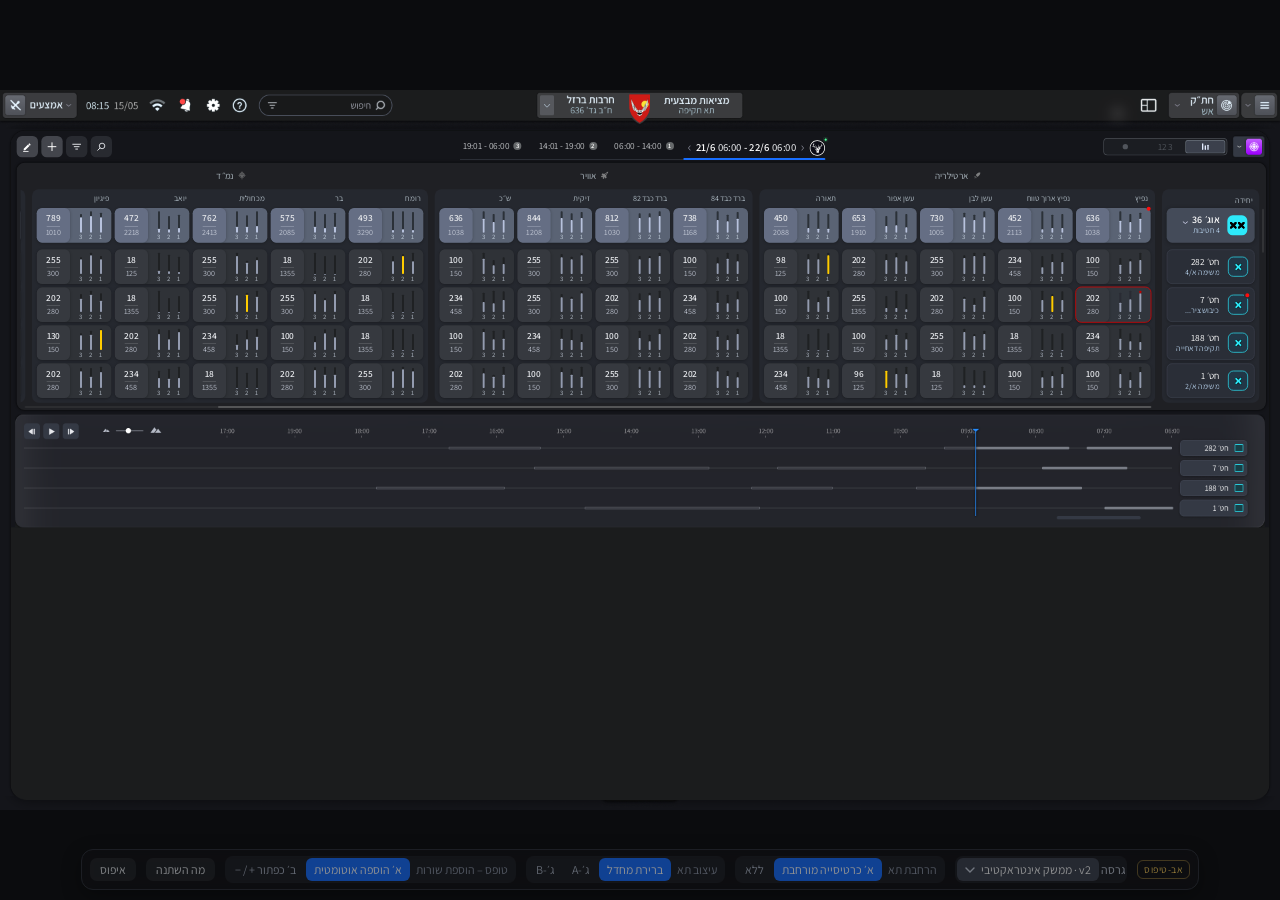
<file: index.html>
<!doctype html>
<html lang="he" dir="rtl">
<head>
<meta charset="utf-8">
<meta name="viewport" content="width=device-width, initial-scale=1">
<title>Ecosystem Fire – דשבורד הקצאות תחמושת (אב-טיפוס)</title>
<link rel="preconnect" href="https://fonts.googleapis.com">
<link rel="preconnect" href="https://fonts.gstatic.com" crossorigin>
<link href="https://fonts.googleapis.com/css2?family=Assistant:wght@400;500;600;700&display=swap" rel="stylesheet">
<link rel="stylesheet" href="styles.css">
</head>
<body>
<!-- PROTOTYPE – not production code. All data is mocked (data.js). -->
<div id="viewport">
  <div id="stage" aria-label="Ecosystem Fire dashboard">
    <!-- Static image slices (from Figma screenshot f1-01) -->
    <img class="slice" id="sliceHeader" src="assets/slice-header.png" alt="" width="1920" height="58">
    <div id="frame"><div id="frameTop"></div></div>
    <img class="slice" id="sliceFooter" src="assets/slice-footer.png" alt="" width="1920" height="20">

    <!-- Toolbar -->
    <div id="toolbar" role="toolbar" aria-label="כלים">
      <button class="tb-btn tb-light" id="btnEdit" aria-label="עריכה" title="עריכה">
        <svg viewBox="0 0 20 20" width="18" height="18" aria-hidden="true"><path d="M4 13.6V16h2.4l7.1-7.1-2.4-2.4L4 13.6zm11.3-6.5a.64.64 0 0 0 0-.9l-1.5-1.5a.64.64 0 0 0-.9 0l-1.2 1.2 2.4 2.4 1.2-1.2z" fill="#fff"/><path d="M3 18h9" stroke="#fff" stroke-width="1.4"/></svg>
      </button>
      <button class="tb-btn tb-light" id="btnAdd" aria-label="דרישת חימוש נוסף" aria-expanded="false" aria-controls="panel" title="דרישת חימוש נוסף">
        <svg viewBox="0 0 20 20" width="18" height="18" aria-hidden="true"><path d="M10 3.5v13M3.5 10h13" stroke="#fff" stroke-width="1.6" stroke-linecap="round"/></svg>
      </button>
      <button class="tb-btn" id="btnFilter" aria-label="סינון" title="סינון">
        <svg viewBox="0 0 20 20" width="18" height="18" aria-hidden="true"><path d="M3.5 6h13M6 10h8M8.5 14h3" stroke="#e6e8ec" stroke-width="1.6" stroke-linecap="round"/></svg>
      </button>
      <button class="tb-btn" id="btnSearch" aria-label="חיפוש" title="חיפוש">
        <svg viewBox="0 0 20 20" width="18" height="18" aria-hidden="true"><circle cx="11.2" cy="8.8" r="4.6" fill="none" stroke="#e6e8ec" stroke-width="1.5"/><path d="M7.8 12.2 4 16" stroke="#e6e8ec" stroke-width="1.6" stroke-linecap="round"/></svg>
      </button>
    </div>

    <!-- Date bar -->
    <div id="datebar" role="tablist" aria-label="חלון זמן">
      <div id="dbIndicator" aria-hidden="true"></div>
      <div class="db-tab db-main" role="tab" tabindex="0" data-shift="0" aria-selected="true">
        <button class="db-chev" id="dayNext" aria-label="היום הבא"><img src="assets/chevron-a.svg" alt="" width="18" height="18"></button>
        <span class="db-text" id="dbText"></span>
        <button class="db-chev db-chev-r" id="dayPrev" aria-label="היום הקודם"><img src="assets/chevron-a.svg" alt="" width="18" height="18"></button>
        <span class="db-tags"><img src="assets/tags.svg" alt="" width="24" height="24"><img class="db-dot" src="assets/green-dot.svg" alt="" width="9" height="9"></span>
      </div>
      <div class="db-tab db-shift" role="tab" tabindex="0" data-shift="1" aria-selected="false"><span>06:00 - 14:00</span><i class="badge">1</i></div>
      <div class="db-tab db-shift" role="tab" tabindex="0" data-shift="2" aria-selected="false"><span>14:01 - 19:00</span><i class="badge">2</i></div>
      <div class="db-tab db-shift" role="tab" tabindex="0" data-shift="3" aria-selected="false"><span>19:01 - 06:00</span><i class="badge">3</i></div>
    </div>

    <!-- View toggle -->
    <div id="viewToggle" role="radiogroup" aria-label="תצוגת טבלה">
      <div id="vtPill" aria-hidden="true"></div>
      <button class="vt-seg vt-dot" role="radio" aria-checked="false" aria-disabled="true" title="תצוגה זו לא הוגדרה באב-הטיפוס" data-view="dot"><i></i></button>
      <button class="vt-seg vt-num" role="radio" aria-checked="false" data-view="compact" title="מספרים">123</button>
      <button class="vt-seg vt-bars" role="radio" aria-checked="true" data-view="bars" title="עמודות">
        <svg viewBox="0 0 14 14" width="14" height="14" aria-hidden="true"><rect x="2" y="2" width="2" height="10" rx="1"/><rect x="6" y="5" width="2" height="7" rx="1"/><rect x="10" y="4" width="2" height="8" rx="1"/></svg>
      </button>
    </div>
    <img class="slice" id="sliceApp" src="assets/slice-appselector.png" alt="" width="52" height="36">

    <!-- Table (rendered by app.js) -->
    <section id="table" aria-label="טבלת הקצאות">
      <div id="tBg"></div>
      <div id="groupsViewport"><div id="groups"></div></div>
      <div id="hScroll" aria-hidden="true"><div id="hThumb"></div></div>
      <div id="vScroller" aria-hidden="true"></div>
      <div id="sidebar"></div>
    </section>

    <!-- Timeline (static slice) -->
    <img class="slice" id="sliceTimeline" src="assets/slice-timeline.png" alt="" width="1874" height="169">

    <!-- Expanded cell card -->
    <div id="cellCard" role="dialog" aria-label="פרטי תא" hidden></div>

    <!-- Form panel -->
    <aside id="panel" role="dialog" aria-labelledby="panelTitle" hidden></aside>

    <div id="toast" role="status" aria-live="polite"></div>
  </div>
</div>
<div id="logPanel" role="dialog" aria-label="יומן שינויים" hidden></div>

<!-- Prototype chrome: design options switcher (outside the design) -->
<div id="optbar" role="region" aria-label="אפשרויות עיצוב (אב-טיפוס)">
  <span class="ob-tag">אב-טיפוס</span>
  <label class="ob-group ob-ver"><span class="ver-lbl">גרסה</span><select onchange="location.href=this.value" aria-label="גרסת פרוטוטייפ"><option value="v1/index.html">v1 · מסכים לחיצים</option><option value="index.html" selected>v2 · ממשק אינטראקטיבי</option></select></label>
  <div class="ob-group" data-opt="expand"><span class="ob-label">הרחבת תא</span>
    <button data-val="card">א׳ כרטיסייה מורחבת</button><button data-val="none">ללא</button></div>
  <div class="ob-group" data-opt="cell"><span class="ob-label">עיצוב תא</span>
    <button data-val="default">ברירת מחדל</button><button data-val="ca">ג׳-A</button><button data-val="cb">ג׳-B</button></div>
  <div class="ob-group" data-opt="rows"><span class="ob-label">טופס – הוספת שורות</span>
    <button data-val="auto">א׳ הוספה אוטומטית</button><button data-val="manual">ב׳ כפתור + / −</button></div>
  <button class="ob-log" id="btnLog" aria-haspopup="dialog" aria-expanded="false">מה השתנה</button>
  <button class="ob-reset" id="btnReset" title="איפוס מצב האב-טיפוס">איפוס</button>
</div>

<script src="data.js"></script>
<script src="changelog.js"></script>
<script src="app.js"></script>
</body>
</html>
</file>
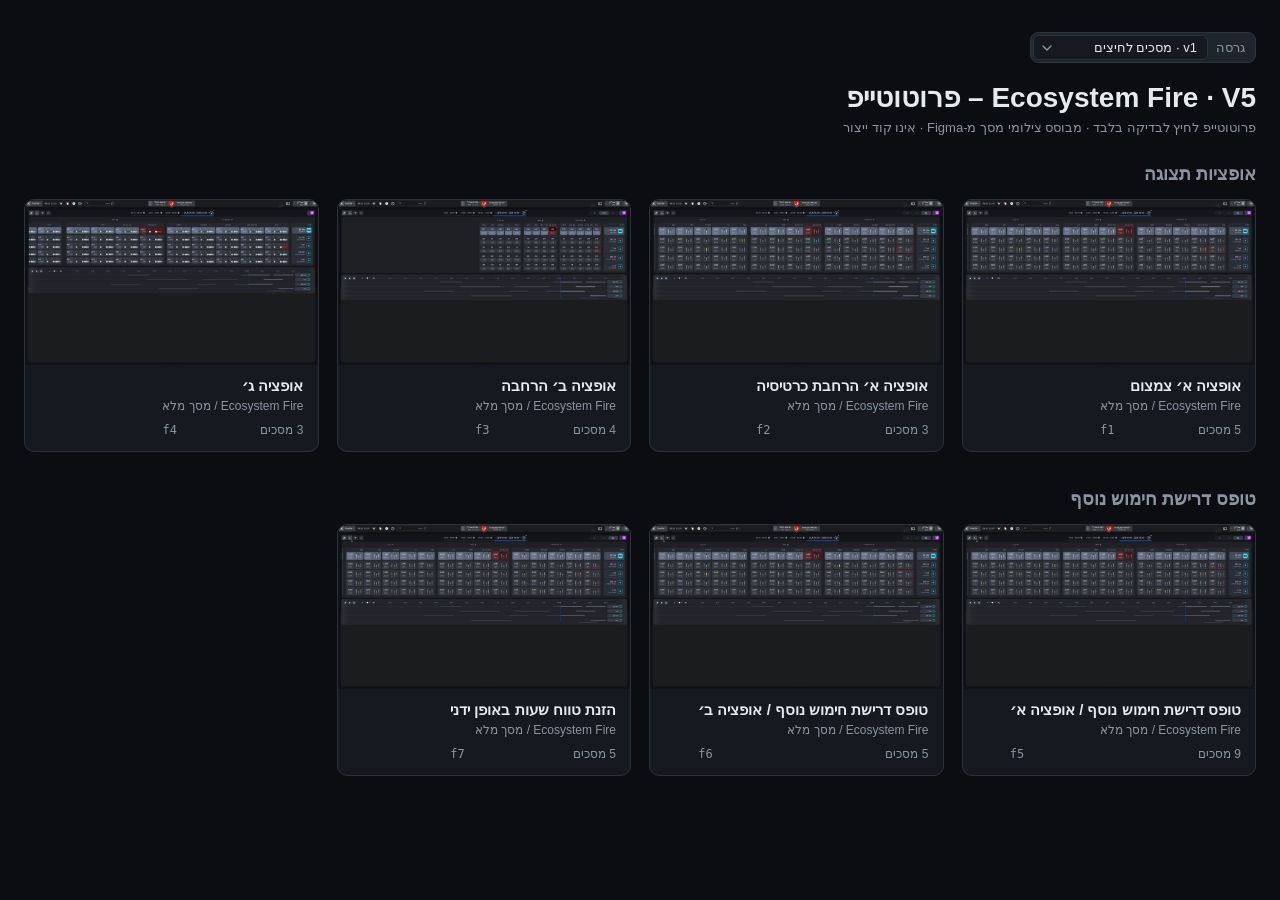
<file: v1/index.html>
<!DOCTYPE html>
<html lang="he" dir="rtl">
<head>
  <meta charset="utf-8">
  <meta name="viewport" content="width=device-width, initial-scale=1">
  <title>Ecosystem Fire · V5 – פרוטוטייפ</title>
  <link rel="stylesheet" href="styles.css">
</head>
<body>
  <!-- Index view -->
  <main id="index-view" class="index-view" hidden>
    <header class="index-header">
      <label class="ver-switch"><span class="ver-lbl">גרסה</span><select onchange="location.href=this.value" aria-label="גרסת פרוטוטייפ"><option value="index.html" selected>v1 · מסכים לחיצים</option><option value="../index.html">v2 · ממשק אינטראקטיבי</option></select></label>
      <h1>Ecosystem Fire · V5 – פרוטוטייפ</h1>
      <p class="index-note">פרוטוטייפ לחיץ לבדיקה בלבד · מבוסס צילומי מסך מ-Figma · אינו קוד ייצור</p>
    </header>
    <div id="index-groups"></div>
  </main>

  <!-- Player view -->
  <section id="player-view" class="player-view" hidden>
    <div id="stage" class="stage">
      <img id="screen-img" class="screen-img" alt="" draggable="false">
      <div id="hotspots" class="hotspots"></div>
    </div>

    <nav id="chrome" class="chrome" aria-label="שליטה בפרוטוטייפ">
      <button type="button" id="btn-home" class="chrome-btn" title="חזרה לאינדקס (Esc)">⌂ אינדקס</button>
      <span id="flow-title" class="chrome-title"></span>
      <span id="step" class="chrome-step" aria-live="polite"></span>
      <div id="ab-switch" class="ab-switch" role="radiogroup" aria-label="גרסה" hidden></div>
      <span class="chrome-spacer"></span>
      <label class="ver-switch ver-sm"><span class="ver-lbl">גרסה</span><select onchange="location.href=this.value" aria-label="גרסת פרוטוטייפ"><option value="index.html" selected>v1 · מסכים לחיצים</option><option value="../index.html">v2 · ממשק אינטראקטיבי</option></select></label>
      <button type="button" id="btn-hotspots" class="chrome-btn" aria-pressed="false" title="H">הצג אזורים לחיצים</button>
      <button type="button" id="btn-prev" class="chrome-btn" title="הקודם (→)">→ הקודם</button>
      <button type="button" id="btn-next" class="chrome-btn" title="הבא (←)">הבא ←</button>
    </nav>

    <div id="toast" class="toast" role="status" aria-live="polite" hidden></div>
  </section>

  <script src="flow-data.js"></script>
  <script src="app.js"></script>
</body>
</html>
</file>
<file: styles.css>
/* Ecosystem Fire – interactive prototype styles (PROTOTYPE, not production) */
:root {
  --blue: #176eff;
  --ease: cubic-bezier(.2,.7,.3,1);
  --t-fast: 150ms;
  --t: 200ms;
  --t-slow: 250ms;
  /* table geometry – set per cell design by app.js */
  --rh: 52px;       /* row (cell) height            */
  --gap1: 10px;     /* gap after the ugda row       */
  --gap: 5px;       /* gap between unit rows        */
}
* { box-sizing: border-box; }
html, body { margin: 0; height: 100%; background: #0b0c0e; overflow: hidden; }
body { font-family: 'Assistant', system-ui, sans-serif; color: #e6e8ec; -webkit-font-smoothing: antialiased; }
button { font: inherit; color: inherit; background: none; border: 0; padding: 0; cursor: pointer; }
button:focus { outline: none; }
:focus-visible { outline: 2px solid #5b9bff; outline-offset: 2px; }
img { display: block; }

/* ---------- Stage (fixed 1920x1080, scaled to fit) ---------- */
#viewport { position: fixed; inset: 0; overflow: hidden; }
#stage {
  position: absolute; left: 0; top: 0; width: 1920px; height: 1080px;
  transform-origin: 0 0; background: #14151a; overflow: hidden;
}
.slice { position: absolute; pointer-events: none; user-select: none; }
#sliceHeader { left: 0; top: 0; z-index: 2; }
#sliceFooter { left: 0; top: 1059px; z-index: 1; }
#sliceApp { left: 1847px; top: 67px; }
#sliceTimeline { left: 23px; top: 487px; transition: top var(--t-slow) var(--ease); }
#frame {
  position: absolute; left: 16px; top: 61px; width: 1888px; height: 1003px;
  background: #1b1c1d; border-radius: 22px; box-shadow: 0 0 3px #000; overflow: hidden;
}
#frameTop { position: absolute; left: 0; right: 0; top: 0; height: 595px; background: #14151a; transition: height var(--t-slow) var(--ease); }

/* ---------- Toolbar ---------- */
#toolbar { position: absolute; left: 25px; top: 69px; display: flex; gap: 5px; direction: ltr; z-index: 5; }
.tb-btn {
  width: 32px; height: 32px; border-radius: 8px; background: #282a30;
  display: grid; place-items: center; transition: background var(--t-fast) var(--ease), transform var(--t-fast) var(--ease);
}
.tb-btn.tb-light { background: #43454c; }
.tb-btn:hover { background: #363941; }
.tb-btn.tb-light:hover { background: #50535b; }
.tb-btn:active { transform: scale(.95); }
.tb-btn.is-on, .tb-btn.is-on:hover { background: var(--blue); }
.tb-btn svg { transition: transform var(--t) var(--ease); }
#btnAdd.is-on svg { transform: rotate(45deg); }

/* ---------- Date bar ---------- */
#datebar {
  position: absolute; left: 679px; top: 61px; width: 563px; height: 44px; direction: ltr;
}
#datebar::after { content: ''; position: absolute; left: 11px; right: 4px; bottom: 0; height: 1px; background: rgba(214,235,253,.19); }
.db-tab {
  position: absolute; top: 6px; height: 34px; display: flex; align-items: center; justify-content: center; gap: 6px;
  border-radius: 6px; cursor: pointer; color: #c2c4c7; font-size: 14px; white-space: nowrap;
  transition: background var(--t-fast) var(--ease), color var(--t-fast) var(--ease);
}
.db-tab:hover { background: rgba(221,234,248,.06); color: #fff; }
.db-tab[aria-selected="true"] { color: #fff; }
.db-shift { width: 110px; }
.db-shift[data-shift="3"] { left: 4px; }
.db-shift[data-shift="2"] { left: 118px; }
.db-shift[data-shift="1"] { left: 232px; }
.badge {
  display: inline-grid; place-items: center; width: 12px; height: 12px; border-radius: 50%;
  background: #66696b; color: #fff; font-size: 10px; font-weight: 600; font-style: normal; line-height: 1;
  transition: background var(--t-fast) var(--ease);
}
.db-shift[aria-selected="true"] .badge { background: var(--blue); }
.db-main { left: 346px; width: 213px; gap: 2px; justify-content: flex-start; padding-left: 2px; }
.db-main:hover { background: transparent; }
.db-main .db-text { font-size: 16px; font-weight: 600; color: #fff; letter-spacing: .1px; min-width: 150px; text-align: center; transition: opacity var(--t-fast); }
.db-main .db-text b { font-weight: 600; color: #fff; }
.db-main .db-text i { font-style: normal; font-weight: 500; color: #e3e5e8; }
.db-main[aria-selected="false"] .db-text, .db-main[aria-selected="false"] .db-text i { color: #c2c4c7; }
.db-main[aria-selected="false"]:hover .db-text { color: #fff; }
.db-chev { width: 18px; height: 24px; display: grid; place-items: center; border-radius: 4px; opacity: .9; transition: background var(--t-fast), opacity var(--t-fast); }
.db-chev:hover { background: rgba(221,234,248,.1); opacity: 1; }
.db-chev img { transform: rotate(90deg); }
.db-chev-r img { transform: rotate(-90deg); }
.db-tags { position: relative; width: 30px; height: 30px; margin-left: 4px; display: grid; place-items: center; border-radius: 50%; }
.db-tags > img:first-child { width: 28px; height: 28px; }
.db-dot { position: absolute; right: -4px; top: -4px; }
.db-text.swap { opacity: 0; }
#dbIndicator {
  position: absolute; bottom: 0; height: 3px; border-radius: 3px; background: #186eff; z-index: 1;
  transition: left var(--t) var(--ease), width var(--t) var(--ease);
}

/* ---------- View toggle ---------- */
#viewToggle {
  position: absolute; left: 1655px; top: 72px; width: 186px; height: 26px; direction: ltr;
  background: rgba(49,52,60,.28); border: .5px solid rgba(230,245,255,.22); border-radius: 6px;
  display: flex; padding: 2px;
}
#vtPill {
  position: absolute; top: 2px; bottom: 2px; left: 0; width: 60px; border-radius: 4px;
  background: #3b404c; border: .5px solid rgba(230,245,255,.26);
  transition: transform var(--t) var(--ease);
}
.vt-seg {
  position: relative; flex: 1; height: 100%; border-radius: 4px; display: grid; place-items: center;
  color: rgba(230,245,255,.26); font-size: 14px; letter-spacing: .7px;
  transition: color var(--t-fast), background var(--t-fast);
}
.vt-seg:hover { color: rgba(230,245,255,.6); background: rgba(221,234,248,.05); }
.vt-seg[aria-checked="true"] { color: #e3ecff; background: transparent; }
.vt-seg svg { fill: currentColor; }
.vt-dot i { width: 8px; height: 8px; border-radius: 50%; background: currentColor; }
.vt-dot { cursor: not-allowed; }

/* ---------- Table ---------- */
#table { position: absolute; left: 25px; top: 109px; width: 1874px; height: 371px; transition: height var(--t-slow) var(--ease); }
#tBg { position: absolute; inset: 0; background: #1f2024; border-radius: 12px; box-shadow: 0 0 4px #000; }
#groupsViewport {
  position: absolute; top: 10px; right: 166px; left: 6px; bottom: 0;
  overflow-x: auto; overflow-y: hidden; scrollbar-width: none; overscroll-behavior-x: contain;
}
#groupsViewport::-webkit-scrollbar { display: none; }
#groups { display: flex; gap: 10px; align-items: flex-start; width: max-content; min-width: 100%; justify-content: flex-start; }
#hScroll { position: absolute; left: 12px; right: 172px; bottom: 3px; height: 3px; border-radius: 20px; background: rgba(188,188,188,.08); opacity: 0; transition: opacity var(--t); }
#hScroll.show { opacity: 1; }
#hThumb { position: absolute; top: 0; bottom: 0; right: 0; border-radius: 20px; background: rgba(188,188,188,.28); }
#vScroller { position: absolute; left: 1868px; top: 69px; width: 3px; height: 66px; border-radius: 20px; background: rgba(188,188,188,.12); }

/* group */
.group { flex: none; position: relative; }
.group.dragging { opacity: .5; }
.group.drop-target .g-body { box-shadow: inset 0 0 0 1px rgba(23,110,255,.6); }
.g-head { height: 30px; display: flex; justify-content: center; align-items: flex-start; position: relative; }
.g-hwrap { display: flex; align-items: center; gap: 6px; height: 24px; margin-top: -3px; direction: rtl; }
.g-drag { width: 18px; height: 18px; opacity: 0; cursor: grab; transition: opacity var(--t-fast); }
.g-title {
  display: flex; align-items: center; gap: 5px; height: 24px; padding: 0 8px; border-radius: 6px;
  color: rgba(230,245,255,.7); font-size: 14px; white-space: nowrap; transition: background var(--t-fast), color var(--t-fast);
}
.g-title img { width: var(--isz, 16px); height: var(--isz, 16px); }
.g-title .ic-h { display: none; }
.g-expand {
  width: 22px; height: 22px; border-radius: 6px; background: #303238; display: grid; place-items: center;
  opacity: 0; transform: scale(.85); transition: opacity var(--t-fast), transform var(--t-fast), background var(--t-fast);
}
.g-expand img { width: 20px; height: 20px; }
.g-expand:hover { background: #3c3f47; }
.g-head:hover .g-title, .g-head:focus-within .g-title { background: #303238; color: #e6f5ff; }
.g-head:hover .g-title .ic-n, .g-head:focus-within .g-title .ic-n { display: none; }
.g-head:hover .g-title .ic-h, .g-head:focus-within .g-title .ic-h { display: block; }
.g-head:hover .g-expand, .g-head:focus-within .g-expand { opacity: 1; transform: none; }
.g-head:hover .g-drag, .g-head:focus-within .g-drag { opacity: 1; }
.g-body {
  background: rgba(42,46,55,.6); border-radius: 10px; padding: 0 7px 7px; display: flex; gap: 5px;
  transition: gap var(--t-slow) var(--ease);
}
.group.compact .g-body { gap: 4px; }

/* column */
.col { display: flex; flex-direction: column; position: relative; }
.col-label {
  height: 28px; padding-top: 5px; font-size: 12px; color: rgba(230,245,255,.7); white-space: nowrap;
  text-align: right; padding-right: 4px; width: 0; min-width: 100%; overflow: visible; direction: rtl;
}
.group.compact .col-label { text-align: center; padding-right: 0; display: flex; justify-content: center; }
.col .cell + .cell { margin-top: var(--gap); }
.col .cell:nth-child(2) + .cell { margin-top: var(--gap1); }

/* ---------- Cells ---------- */
.cell {
  --cw: var(--cwb, 112px);
  position: relative; width: var(--cw); height: var(--rh); flex: none; cursor: default;
  transition: width var(--t-slow) var(--ease), transform var(--t-fast) var(--ease), filter var(--t-fast) var(--ease);
}
.group.compact .cell { --cw: 50px; }
.expand-on .cell { cursor: pointer; }
.cell:hover { transform: translateY(-1px); filter: brightness(1.12); z-index: 2; }
.cell-in {
  position: absolute; inset: 0; border-radius: 8px; overflow: hidden; background: #2f3237;
  box-shadow: 0 1px 4px rgba(0,0,0,.3); transition: background var(--t-slow);
}
.group.compact .cell-in { background: transparent; box-shadow: none; }
.cell.sum .cell-in { background: #5a6374; }
.cell.alert .cell-in { background: #31363d; }
.cell.sum.alert .cell-in { background: #3b1e20; }
.group.compact .cell.sum .cell-in, .group.compact .cell.alert .cell-in { background: transparent; }
.cell.alert::after {
  content: ''; position: absolute; inset: -1px; border: 1px solid red; border-radius: 9px; pointer-events: none;
  box-shadow: 0 1px 2px rgba(0,0,0,.25);
}
.cell .rdot { position: absolute; right: 0; top: -2px; width: 6px; height: 6px; border-radius: 50%; background: #ff0c0c; z-index: 3; }
.cell.selected::before {
  content: ''; position: absolute; inset: -3px; border: 1.5px solid var(--blue); border-radius: 11px; pointer-events: none; z-index: 3;
  animation: selIn var(--t-fast) var(--ease);
}
@keyframes selIn { from { opacity: 0; transform: scale(.97); } }
.cell.pulse .cell-in { animation: pulse 1.4s var(--ease) 2; }
@keyframes pulse {
  0%, 100% { box-shadow: 0 1px 4px rgba(0,0,0,.3), 0 0 0 0 rgba(23,110,255,0); }
  30% { box-shadow: 0 1px 4px rgba(0,0,0,.3), inset 0 0 0 1.5px rgba(80,150,255,.95), 0 0 12px rgba(23,110,255,.55); filter: brightness(1.25); }
}
.faces { position: absolute; inset: 0; }
.fb, .fc { position: absolute; top: 0; left: 0; height: 100%; transition: opacity var(--t) var(--ease); }
.fc { width: 50px; opacity: 0; pointer-events: none; }
.group.compact .fb.fb-c, .group.compact .fade { opacity: 0; }
.group.compact .fc { opacity: 1; }
.num-swap .qv, .num-swap .qc { opacity: .15; }
.qv, .qc { transition: opacity var(--t-fast); }

/* quantities block (default + compact) */
.q { position: absolute; left: 0; top: 0; width: 50px; height: 100%; border-radius: 8px; background: #36393f; box-shadow: 0 1px 4px rgba(0,0,0,.3); }
.cell.sum .q { background: #656e84; box-shadow: .5px 0 4px rgba(0,0,0,.22); }
.cell.sum.alert .q { background: #572a2a; }
.q .qv { position: absolute; left: 0; right: 0; top: 12.5%; text-align: center; font-size: 14px; font-weight: 600; color: #e6e8ec; line-height: 1; padding-top: 1px; }
.q .qd { position: absolute; left: 15px; width: 20px; top: calc(50% + 1px); height: 1px; background: #5e6165; }
.cell.sum .q .qd { background: #939baf; }
.q .qc { position: absolute; left: 0; right: 0; top: 55.77%; text-align: center; font-size: 12px; color: #b5bac6; line-height: 1.2; }
.cell.sum .q .qc { color: #c0c6d3; }

/* vertical bars (default design) */
.vb { position: absolute; top: 5px; width: 3px; height: 32px; }
.vb[data-s="3"] { left: 64.5px; }
.vb[data-s="2"] { left: 79.5px; }
.vb[data-s="1"] { left: 94.5px; }
.vb .tr, .vb .fl, .vb .ov { position: absolute; left: 0; right: 0; bottom: 0; border-radius: 1px; transition: height var(--t-slow) var(--ease), background var(--t-fast); }
.vb .tr { background: #1f2123; }
.vb .fl { background: #939baf; }
.vb .ov { background: #ba0203; }
.cell.sum .vb .tr { background: #2b3138; }
.cell.sum .vb .fl { background: #b7c2dd; }
.cell.alert .vb .tr { background: rgba(37,39,46,.66); }
.vb.warn .fl, .hb.warn .fl, .sb.warn .fl { background: #fc0 !important; }
.vl { position: absolute; top: 39px; width: 10px; text-align: center; font-size: 10px; font-weight: 500; color: #a1a9b3; line-height: 1; }
.vl[data-s="3"] { left: 61px; } .vl[data-s="2"] { left: 76px; } .vl[data-s="1"] { left: 91px; }
.cell.sum .vl { color: #b6c2cf; }
/* shift focus (date bar shift selected) */
.shift-focus-1 .vb:not([data-s="1"]), .shift-focus-2 .vb:not([data-s="2"]), .shift-focus-3 .vb:not([data-s="3"]),
.shift-focus-1 .hs:not([data-s="1"]), .shift-focus-2 .hs:not([data-s="2"]), .shift-focus-3 .hs:not([data-s="3"]),
.shift-focus-1 .sb:not([data-s="1"]), .shift-focus-2 .sb:not([data-s="2"]), .shift-focus-3 .sb:not([data-s="3"]) { opacity: .3; }
.shift-focus-1 .vl[data-s="1"], .shift-focus-2 .vl[data-s="2"], .shift-focus-3 .vl[data-s="3"],
.shift-focus-1 .hl[data-s="1"], .shift-focus-2 .hl[data-s="2"], .shift-focus-3 .hl[data-s="3"] { color: #c5e9ff; font-weight: 700; }
.vb, .hs, .sb, .vl, .hl { transition: opacity var(--t), color var(--t); }

/* Option C-A cell */
.ca .qa { position: absolute; left: 0; top: 0; width: 42px; height: 100%; border-radius: 8px; background: #3a3e47; box-shadow: 0 1px 4px rgba(0,0,0,.3); }
.cell.sum .ca .qa { background: #6b7386; }
.cell.sum.alert .ca .qa { background: #572a2a; }
.ca .qa .qv { position: absolute; left: 5px; top: 8px; font-size: 13px; font-weight: 600; color: #e4f7ff; line-height: 1; }
.ca .qa .qc { position: absolute; right: 5px; top: 23px; direction: ltr; font-size: 13px; color: rgba(228,231,239,.7); line-height: 1.1; }
.ca .qa .qc::before { content: '/ '; }
.ca .hl { position: absolute; top: 7px; font-size: 10px; color: #c5cbd6; line-height: 1; text-align: center; }
.ca .hs { position: absolute; top: 26px; height: 11px; border-radius: 3px; background: #262830; border: .5px solid #4a4e57; overflow: hidden; }
.ca .hs .fl { position: absolute; right: 0; top: 0; bottom: 0; border-radius: 2.5px; background: linear-gradient(90deg, #cfd2d8 0%, #f1f2f4 30%, #aeb3be 100%); transition: width var(--t-slow) var(--ease); }
.ca .hs.warn .fl { background: linear-gradient(90deg, #ffe15a, #fc0 60%, #d9a800) !important; }
.ca .hs.over .fl { background: #d40000 !important; }
.cell.sum .ca .hs { background: #3d4452; border-color: #7a8397; }

/* Option C-B cell */
.cb .strip { position: absolute; left: 0; right: 0; top: 0; height: 30px; border-radius: 8px; background: #3a3d44; box-shadow: 0 1px 4px rgba(0,0,0,.28); display: flex; align-items: center; justify-content: center; gap: 5px; direction: ltr; }
.cell.sum .cb .strip { background: #656e84; }
.cell.sum.alert .cb .strip { background: #572a2a; }
.cb .strip .qv { font-size: 15px; font-weight: 600; color: #e6e8ec; line-height: 1; }
.cb .strip .sl { font-size: 14px; color: #6f7580; line-height: 1; font-weight: 300; }
.cell.sum .cb .strip .sl { color: #a2abbe; }
.cb .strip .qc { font-size: 12px; color: #a9b0bd; line-height: 1; }
.cb .sb { position: absolute; top: 42px; height: 3px; background: #1f2123; border-radius: 1px; }
.cb .sb .fl { position: absolute; right: 0; top: 0; bottom: 0; background: #a6aec6; border-radius: 1px; transition: width var(--t-slow) var(--ease); }
.cb .sb.over .fl { background: #ff2a2a !important; }
.cell.sum .cb .sb { background: #3e4553; }
.cell.sum .cb .sb .fl { background: #c3cbe0; }

/* ---------- Sidebar (units) ---------- */
#sidebar { position: absolute; right: 10px; top: 40px; width: 146px; height: 320px; background: rgba(42,46,55,.6); border-radius: 10px; transition: height var(--t-slow) var(--ease); }
#sidebar .sb-label { position: absolute; right: 10px; top: 9px; font-size: 12px; color: rgba(230,245,255,.7); }
#sidebar .units { position: absolute; right: 7px; top: 28px; width: 132px; display: flex; flex-direction: column; }
.unit { position: relative; height: var(--rh); border-radius: 8px; background: #2a2e37; border: 1px solid #3d424f; box-shadow: 0 1px 4px rgba(0,0,0,.3); transition: background var(--t-fast), border-color var(--t-fast), height var(--t-slow); }
.unit + .unit { margin-top: var(--gap); }
.unit:nth-child(1) + .unit { margin-top: var(--gap1); }
.unit:hover { background: #313643; border-color: #4a5060; }
.unit.ugda { background: rgba(108,118,141,.45); border: 0; box-shadow: 0 1px 6px rgba(0,0,0,.32); }
.unit.ugda:hover { background: rgba(120,131,156,.55); }
.unit .u-ic { position: absolute; left: 91px; top: calc(50% - 15px); width: 30px; height: 30px; border-radius: 8px; background: rgba(20,69,95,.4); border: .75px solid #2de9fa; display: grid; place-items: center; }
.unit.ugda .u-ic { background: #2de9fa; border: 0; gap: 1px; grid-auto-flow: column; }
.unit .u-ic img { width: 11px; height: 11px; }
.unit.ugda .u-ic img { width: 10px; height: 10px; filter: brightness(0); }
.unit .u-name { position: absolute; right: 52px; top: calc(50% - 16px); font-size: 14px; color: #fff; white-space: nowrap; line-height: 1.15; }
.unit.ugda .u-name { font-size: 15px; font-weight: 600; top: calc(50% - 17px); }
.unit .u-sub { position: absolute; right: 52px; top: calc(50% + 1px); font-size: 12px; color: #aec7e0; white-space: nowrap; line-height: 1.15; max-width: 72px; overflow: hidden; text-overflow: ellipsis; }
.unit .u-chev { position: absolute; left: 19px; top: calc(50% - 13px); width: 18px; height: 18px; }
.unit .u-ind { position: absolute; left: 111px; top: 2px; width: 18px; height: 18px; }

/* ---------- Expanded cell card ---------- */
#cellCard {
  position: absolute; z-index: 30; width: 258px; height: 140px; background: #202226; border: 1px solid #2d3139;
  border-radius: 20px; box-shadow: 0 0 4px rgba(0,0,0,.9); transform-origin: 50% 0;
  opacity: 0; transform: scale(.96) translateY(-4px); transition: opacity var(--t-fast) var(--ease), transform var(--t-fast) var(--ease);
}
#cellCard.open { opacity: 1; transform: none; }
#cellCard[hidden] { display: none; }
.cc-head { position: absolute; left: 3px; right: 3px; top: 3px; height: 44px; border-radius: 16px; background: #2f3237; box-shadow: 0 1px 4px rgba(0,0,0,.3); }
.cc-ic { position: absolute; right: 7px; top: 7px; width: 30px; height: 30px; border-radius: 8px; background: rgba(20,69,95,.4); border: .7px solid #2de9fa; display: grid; place-items: center; }
.cc-ic img { width: 11px; height: 11px; }
.cc-title { position: absolute; right: 44px; top: 5px; font-size: 14px; color: #fff; white-space: nowrap; }
.cc-title span { color: rgba(255,255,255,.8); margin-right: 3px; }
.cc-sub { position: absolute; right: 44px; top: 23px; font-size: 12px; color: #aec7e0; white-space: nowrap; }
.cc-pill { position: absolute; left: 5px; top: 5px; width: 95px; height: 34px; border-radius: 11px; background: #3f4247; display: flex; align-items: baseline; justify-content: center; gap: 3px; direction: ltr; padding-top: 6px; }
.cc-pill b { font-size: 18px; font-weight: 600; color: #e6e8ec; line-height: 1; }
.cc-pill span { font-size: 14px; color: rgba(168,179,204,.8); line-height: 1; }
.cc-rows { position: absolute; left: 0; right: 0; top: 53px; }
.cc-row { position: relative; height: 23px; }
.cc-row .ix { position: absolute; right: 20px; top: 2px; font-size: 14px; color: #d3d8de; }
.cc-row .bar { position: absolute; right: 44px; width: 116px; top: 10px; height: 4px; border-radius: 2px; background: #2f3237; overflow: hidden; }
.cc-row .bar i { position: absolute; right: 0; top: 0; bottom: 0; border-radius: 2px; background: #939baf; transition: width var(--t-slow) var(--ease); }
.cc-row.warn .bar i { background: #fc0; }
.cc-row.over .bar i { background: #e0161a; }
.cc-row .val { position: absolute; left: 18px; top: 1px; direction: ltr; display: flex; align-items: baseline; gap: 2px; }
.cc-row .val b { font-size: 16px; font-weight: 600; color: #e6e8ec; }
.cc-row .val span { font-size: 12px; color: #a8b3cc; }
.cc-row.over .val b { color: #ff6b6b; }

/* ---------- Form panel ---------- */
#panel {
  position: absolute; left: 52px; top: 106px; width: 333px; z-index: 20;
  background: #1a1c1f; border: .5px solid #18191c; border-radius: 21px; box-shadow: 0 0 12px rgba(0,0,0,.44);
  opacity: 0; transform: translateX(-14px); transition: opacity var(--t) var(--ease), transform var(--t) var(--ease);
  padding-bottom: 13px;
}
#panel.open { opacity: 1; transform: none; }
#panel[hidden] { display: none; }
.p-head { height: 48px; position: relative; }
.p-title { position: absolute; right: 20px; top: 14px; font-size: 14px; font-weight: 600; color: #fff; }
.p-close { position: absolute; left: 17px; top: 14px; width: 26px; height: 26px; border-radius: 7px; display: grid; place-items: center; transition: background var(--t-fast); }
.p-close:hover { background: rgba(221,234,248,.08); }
.p-close img { width: 18px; height: 18px; }
.sec { margin: 0 12px; width: 309px; background: #212429; border-radius: 18px; box-shadow: 0 0 8px rgba(0,0,0,.4); position: relative; transition: opacity var(--t) var(--ease); }
.sec + .sec, .sec + .sec-label, .sec-label + .sec { margin-top: 6px; }
.sec.disabled { opacity: .5; pointer-events: none; }
.lbl { font-size: 12px; color: #c7d4f2; line-height: 16px; }
.sec-day { height: 205px; }
.sec-day .lbl-date { position: absolute; right: 20px; top: 15px; }
.sec-day .lbl-win { position: absolute; right: 20px; top: 73px; }

/* date range field */
.df {
  position: absolute; right: 18.5px; top: 35px; width: 167px; height: 24px; border-radius: 8px;
  background: #1a1b1d; border: .5px solid #2e3139; display: flex; align-items: center; direction: ltr; cursor: pointer;
  transition: border-color var(--t-fast), background var(--t-fast);
}
.df:hover { border-color: #454a55; background: #1d1e21; }
.df.active { border-color: var(--blue); }
.df-text { flex: 1; text-align: center; font-size: 13px; color: #a9b2c7; letter-spacing: .2px; white-space: pre; }
.df-text.ph { color: #6f7688; }
.df-btn { width: 20px; height: 20px; margin-right: 2px; border-radius: 6px; background: var(--blue); display: grid; place-items: center; transition: filter var(--t-fast); }
.df-btn:hover { filter: brightness(1.15); }
.df-btn img { width: 14px; height: 14px; }

/* shift chips */
.chips { position: absolute; left: 12px; right: 12px; top: 93px; display: grid; grid-template-columns: 140px 140px; gap: 5px; direction: rtl; }
.chip {
  position: relative; height: 30px; border-radius: 6px; background: #1a1b1d; border: .5px solid #2e3139;
  font-size: 13px; color: #a9b2c7; display: flex; align-items: center; justify-content: center; direction: ltr;
  transition: background var(--t-fast), border-color var(--t-fast), color var(--t-fast);
}
.chip:hover { background: #202226; border-color: #3d424f; color: #c9d0de; }
.chip .badge { position: absolute; right: 8px; top: 9px; }
.chip.full { grid-column: 1 / -1; }
.chip.manual { font-size: 12.5px; direction: rtl; }
.chip.sel { background: #121314; border-color: transparent; color: #d6dcea; }
.chip.sel::after { content: ''; position: absolute; inset: -1.5px; border: .5px solid var(--blue); border-radius: 7px; box-shadow: 0 0 0 .5px rgba(23,110,255,.35); pointer-events: none; }
.chip.sel .badge { background: var(--blue); }
.chip-input {
  position: absolute; inset: -1px; width: calc(100% + 2px); height: calc(100% + 2px); border-radius: 7px; border: 1px solid var(--blue);
  background: #121314; color: #e6e8ec; font: inherit; font-size: 13px; text-align: center; direction: ltr; outline: none; padding: 0 6px;
}
.chip-input::placeholder { color: #5d6474; }
.chip-input.invalid { border-color: #ff3b3b; box-shadow: 0 0 0 2px rgba(255,59,59,.18); }
.win-err { position: absolute; left: 14px; top: 74px; font-size: 11px; line-height: 14px; color: #ff6b6b; direction: rtl; }
.chip.shake { animation: shake .3s; }
@keyframes shake { 25% { transform: translateX(-3px); } 75% { transform: translateX(3px); } }

/* ammo */
.sec-label { height: 35px; margin: 6px 12px 0; position: relative; transition: opacity var(--t); }
.sec-label.disabled { opacity: .5; pointer-events: none; }
.sec-label .lbl { position: absolute; right: 9px; top: 10px; }
.add-row { position: absolute; right: 70px; top: 11px; width: 14px; height: 14px; border-radius: 50%; background: var(--blue); display: grid; place-items: center; transition: transform var(--t-fast), filter var(--t-fast); }
.add-row:hover { filter: brightness(1.2); transform: scale(1.12); }
.add-row:disabled { background: #3d424f; cursor: not-allowed; transform: none; filter: none; }
.add-row svg { width: 8px; height: 8px; }
.sec-ammo { padding: 10px 10px 4px; }
.row-wrap { height: 76px; transition: height var(--t) var(--ease), opacity var(--t) var(--ease); }
.row-wrap.enter, .row-wrap.leave { height: 0; opacity: 0; overflow: hidden; }
.arow { position: relative; height: 70px; border-radius: 12px; background: #1a1b1d; border: .5px solid #2e3139; transition: border-color var(--t-fast); }
.arow:hover { border-color: #3a3e48; }
.fld { position: absolute; top: 11px; }
.fld .flbl { display: block; text-align: right; font-size: 12px; color: #808798; line-height: 16px; height: 16px; margin-bottom: 9px; padding-right: 2px; }
.fld-ammo { right: 14px; width: 95px; }
.fld-type { right: 106px; width: 96px; }
.fld-qty { right: 213.5px; width: 50px; }
.rm-row {
  position: absolute; left: 8px; top: 8px; width: 14px; height: 14px; border-radius: 50%; background: #282c2e; border: .5px solid #3d4246;
  display: grid; place-items: center; opacity: 0; transform: scale(.7); transition: opacity var(--t-fast), transform var(--t-fast), background var(--t-fast);
}
.rm-row svg { width: 8px; height: 8px; }
.arow:hover .rm-row, .rm-row:focus-visible { opacity: 1; transform: none; }
.rm-row:hover { background: #3a3f43; }

/* dropdown */
.dd { position: relative; }
.dd-btn {
  width: 100%; height: 24px; border-radius: 6px; background: #18191b; border: .5px solid #2e3139; display: flex; align-items: center;
  gap: 4px; padding: 0 6px 0 5px; font-size: 12px; color: #a9b2c7; text-align: right; transition: border-color var(--t-fast), background var(--t-fast);
}
.dd-btn:hover { border-color: #454a55; background: #1c1d20; }
.dd.open .dd-btn { border-color: var(--blue); }
.dd-btn .v { flex: 1; overflow: hidden; white-space: nowrap; text-overflow: ellipsis; }
.dd-btn .v.ph { color: #808798; }
.dd-btn .ic { width: 16px; height: 16px; flex: none; }
.dd-btn .chev { width: 8px; height: 5px; flex: none; transition: transform var(--t-fast); }
.dd.open .dd-btn .chev { transform: rotate(180deg); }
.dd-menu {
  position: absolute; right: 0; top: calc(100% + 4px); min-width: 100%; z-index: 40; padding: 4px; margin: 0; list-style: none;
  background: #1f2126; border: .5px solid #343843; border-radius: 9px; box-shadow: 0 6px 18px rgba(0,0,0,.55);
  opacity: 0; transform: translateY(-4px) scale(.98); transform-origin: top; pointer-events: none;
  transition: opacity var(--t-fast) var(--ease), transform var(--t-fast) var(--ease);
}
.dd.open .dd-menu { opacity: 1; transform: none; pointer-events: auto; }
.dd-opt { display: flex; align-items: center; gap: 6px; height: 26px; padding: 0 8px; border-radius: 6px; font-size: 12px; color: #c3cad8; white-space: nowrap; cursor: pointer; }
.dd-opt img { width: 14px; height: 14px; }
.dd-opt.active { background: rgba(221,234,248,.08); color: #fff; }
.dd-opt[aria-selected="true"] { color: #fff; }
.dd-opt[aria-selected="true"]::after { content: ''; margin-right: auto; width: 6px; height: 6px; border-radius: 50%; background: var(--blue); }

.qty {
  width: 50px; height: 24px; border-radius: 6px; background: #18191b; border: .5px solid #2e3139; color: #a9b2c7;
  font: inherit; font-size: 12px; text-align: center; outline: none; transition: border-color var(--t-fast);
}
.qty::placeholder { color: #808798; }
.qty:hover { border-color: #454a55; }
.qty:focus { border-color: var(--blue); }

/* reason */
.sec-reason { height: 97px; }
.sec-reason .lbl { position: absolute; right: 20px; top: 14px; }
.reason {
  position: absolute; right: 11px; top: 34px; width: 287px; height: 51px; resize: none; border-radius: 12px; background: #1a1b1d;
  border: .5px solid #2e3139; color: #c9d0de; font: inherit; font-size: 12px; padding: 7px 12px; outline: none; direction: rtl;
  transition: border-color var(--t-fast);
}
.reason::placeholder { color: #808798; }
.reason:hover { border-color: #454a55; }
.reason:focus { border-color: var(--blue); }

/* footer buttons */
.p-foot { margin: 19px 12px 0; height: 26px; display: flex; gap: 6px; direction: ltr; }
.btn { width: 80px; height: 26px; border-radius: 10px; font-size: 14px; display: grid; place-items: center; transition: background var(--t-fast), color var(--t-fast), filter var(--t-fast); }
.btn-send { background: #3d424f; color: rgba(217,237,255,.36); cursor: not-allowed; font-weight: 600; }
.btn-send.on { background: var(--blue); color: #fff; cursor: pointer; }
.btn-send.on:hover { filter: brightness(1.12); }
.btn-cancel { background: rgba(221,234,248,.08); color: #e6e8ec; }
.btn-cancel:hover { background: rgba(221,234,248,.14); }
.spin { width: 14px; height: 14px; border-radius: 50%; border: 2px solid rgba(255,255,255,.35); border-top-color: #fff; animation: spin .6s linear infinite; }
@keyframes spin { to { transform: rotate(360deg); } }

/* ---------- Calendar popover ---------- */
.cal {
  position: absolute; left: 101px; top: 112px; width: 241px; z-index: 45; padding-bottom: 10px;
  background: #1a1c1f; border-radius: 17.5px; box-shadow: 0 0 10px rgba(0,0,0,.22), 0 8px 24px rgba(0,0,0,.45);
  opacity: 0; transform: translateY(-4px) scale(.98); transform-origin: 70% 0; pointer-events: none;
  transition: opacity var(--t-fast) var(--ease), transform var(--t-fast) var(--ease);
}
.cal.open { opacity: 1; transform: none; pointer-events: auto; }
.cal-head { height: 56px; position: relative; display: flex; align-items: center; justify-content: center; gap: 12px; padding-top: 10px; }
.cal-title { font-size: 14px; color: #fcfdff; min-width: 84px; text-align: center; }
.cal-nav { width: 22px; height: 22px; border-radius: 6px; display: grid; place-items: center; transition: background var(--t-fast); }
.cal-nav:hover { background: rgba(221,234,248,.1); }
.cal-nav img { width: 20px; height: 20px; }
.cal-x { position: absolute; right: 10px; top: 8px; width: 22px; height: 22px; border-radius: 6px; display: grid; place-items: center; transition: background var(--t-fast); }
.cal-x:hover { background: rgba(221,234,248,.1); }
.cal-x img { width: 20px; height: 20px; }
.cal-wd, .cal-grid { display: grid; grid-template-columns: repeat(7, 30.8px); padding: 0 17px 0 9px; direction: rtl; }
.cal-wd span { height: 24px; text-align: center; font-size: 12px; color: #e6e9f6; line-height: 24px; }
.cal-wd { margin-bottom: 4px; }
.cal-day { position: relative; height: 31px; display: grid; place-items: center; font-size: 12px; color: #d1d5de; cursor: pointer; }
.cal-day span { position: relative; z-index: 1; width: 25px; height: 25px; border-radius: 50%; display: grid; place-items: center; transition: background var(--t-fast), color var(--t-fast); }
.cal-day:hover span { background: rgba(221,234,248,.12); color: #fff; }
.cal-day.out { color: #767b8b; }
.cal-day.today span { box-shadow: inset 0 0 0 1px rgba(23,110,255,.6); }
.cal-day.inr::before, .cal-day.rs::before, .cal-day.re::before { content: ''; position: absolute; top: 3px; bottom: 3px; background: rgba(23,110,255,.2); }
.cal-day.inr { color: #fff; }
.cal-day.inr::before { left: 0; right: 0; }
.cal-day.rs::before { left: 0; right: 50%; }   /* RTL: later dates are to the left */
.cal-day.re::before { right: 0; left: 50%; }
.cal-day.rs.re::before { display: none; }
.cal-day.rs span, .cal-day.re span { background: var(--blue); color: #fff; }
.cal-day.preview.inr::before, .cal-day.preview.re::before { background: rgba(23,110,255,.12); }
.cal-day.preview.re span { background: rgba(23,110,255,.55); }
.cal-hint { text-align: center; font-size: 11px; color: #7f8699; margin-top: 4px; height: 14px; }

/* ---------- Toast ---------- */
#toast {
  position: absolute; left: 50%; bottom: 96px; z-index: 60; transform: translate(-50%, 12px); opacity: 0; pointer-events: none;
  background: #262a31; border: .5px solid #3a404b; border-radius: 12px; box-shadow: 0 8px 24px rgba(0,0,0,.5);
  padding: 10px 18px; font-size: 15px; color: #fff; display: flex; align-items: center; gap: 10px; white-space: nowrap;
  transition: opacity var(--t) var(--ease), transform var(--t) var(--ease);
}
#toast.show { opacity: 1; transform: translate(-50%, 0); }
#toast .ok { width: 18px; height: 18px; border-radius: 50%; background: #1fbf6a; display: grid; place-items: center; }
#toast .info { background: #3d424f; }

/* ---------- Prototype option bar (outside design) ---------- */
#optbar {
  position: fixed; left: 50%; bottom: 10px; transform: translateX(-50%); z-index: 1000; direction: rtl;
  display: flex; align-items: center; gap: 10px; padding: 6px 8px; font-size: 12px; color: #c9d0de;
  background: rgba(16,17,21,.94); border: 1px solid #2c3039; border-radius: 12px; box-shadow: 0 6px 20px rgba(0,0,0,.6);
  backdrop-filter: blur(6px); opacity: .55; transition: opacity var(--t);
}
#optbar:hover, #optbar:focus-within { opacity: 1; }
.ob-tag { font-size: 10px; letter-spacing: .5px; color: #ffcf5a; border: 1px solid rgba(255,207,90,.4); border-radius: 6px; padding: 2px 6px; }
.ob-group { display: flex; align-items: center; gap: 2px; background: #1c1e23; border-radius: 8px; padding: 2px; }
.ob-label { color: #8b93a5; padding: 0 6px 0 4px; white-space: nowrap; }
.ob-group button { padding: 4px 8px; border-radius: 6px; color: #aab2c3; white-space: nowrap; transition: background var(--t-fast), color var(--t-fast); }
.ob-group button:hover { background: rgba(221,234,248,.07); color: #fff; }
.ob-group button[aria-pressed="true"] { background: var(--blue); color: #fff; }
.ob-reset { padding: 4px 10px; border-radius: 7px; background: rgba(221,234,248,.08); color: #e6e8ec; }
.ob-reset:hover { background: rgba(255,90,90,.2); color: #fff; }

@media (prefers-reduced-motion: reduce) {
  *, *::before, *::after { transition-duration: 1ms !important; animation-duration: 1ms !important; animation-iteration-count: 1 !important; }
}

/* Date bar main trigger: absolute layout per Figma (1036:444290) so the tags icon never covers the right chevron */
.db-main { display: block; padding: 0; }
.db-main > * { position: absolute; }
.db-main #dayNext { left: 0; top: 8px; }
.db-main .db-text { left: 92px; top: 7px; transform: translateX(-50%); min-width: 0; white-space: nowrap; line-height: 24px; }
.db-main #dayPrev { left: 160px; top: 8px; }
.db-main .db-tags { left: 182px; top: 5px; margin: 0; }
.db-main #dayNext { left: 0; }
.db-main .db-text { left: 94px; }
.db-main #dayPrev { left: 170px; }
.db-main .db-tags { left: 188px; top: 7px; width: 26px; height: 26px; }
.db-main .db-tags > img:first-child { width: 24px; height: 24px; }

/* Version switch (v1 ⇄ v2) inside the options bar */
.ob-ver a { padding: 4px 8px; border-radius: 6px; color: #aab2c3; text-decoration: none; white-space: nowrap; transition: background var(--t-fast), color var(--t-fast); }
.ob-ver a:hover { background: rgba(221,234,248,.07); color: #fff; }
.ob-ver a.on { background: #3d424f; color: #fff; }
/* Options bar: never wider than the viewport – wrap on narrow screens */
#optbar { flex-wrap: wrap; justify-content: center; max-width: calc(100vw - 16px); row-gap: 6px; }
@media (max-width: 1100px) {
  #optbar { font-size: 11px; gap: 6px; padding: 5px 6px; }
  .ob-group button, .ob-ver a { padding: 3px 6px; }
}

/* Version dropdown (replaces the link pair) */
.ob-ver select { appearance: none; -webkit-appearance: none; font: inherit; color: #fff; background: #3d424f url("data:image/svg+xml,%3Csvg xmlns='http://www.w3.org/2000/svg' width='10' height='6'%3E%3Cpath d='M1 1l4 4 4-4' stroke='%23c9d0de' stroke-width='1.4' fill='none' stroke-linecap='round'/%3E%3C/svg%3E") no-repeat left 8px center; border: 0; border-radius: 6px; padding: 4px 8px 4px 24px; cursor: pointer; direction: rtl; }
.ob-ver select:hover { background-color: #4a505e; }
.ob-ver select option { background: #1f2126; color: #e6e8ec; }
/* Options bar: always a single row. Scales down (via JS --ob-scale) instead of wrapping. */
#optbar { flex-wrap: nowrap !important; max-width: none; transform: translateX(-50%) scale(var(--ob-scale, 1)); transform-origin: 50% 100%; }
.ob-tag, .ob-label, .ob-reset { white-space: nowrap; }

/* Division (ugda) icon – per Figma 783:281483: two 10px glyphs side by side, ~1.2px apart, centred in the 30px tile */
.unit.ugda .u-ic, .cc-ic.ugda { display: flex; align-items: center; justify-content: center; gap: 1.2px; background: #2de9fa; border: 0; }
.unit.ugda .u-ic img, .cc-ic.ugda img { width: 10px; height: 10px; filter: none; }

/* Change log */
.ob-log { padding: 4px 10px; border-radius: 7px; background: rgba(221,234,248,.08); color: #e6e8ec; white-space: nowrap; transition: background var(--t-fast); }
.ob-log:hover, .ob-log.on { background: var(--blue); color: #fff; }
#logPanel {
  position: fixed; left: 50%; bottom: 64px; z-index: 1001; width: min(440px, calc(100vw - 24px)); max-height: min(60vh, 520px); overflow: auto;
  direction: rtl; background: rgba(20,21,26,.98); border: 1px solid #2c3039; border-radius: 14px; box-shadow: 0 12px 32px rgba(0,0,0,.6);
  color: #c9d0de; font-size: 13px; opacity: 0; transform: translate(-50%, 8px); transition: opacity var(--t) var(--ease), transform var(--t) var(--ease);
}
#logPanel.open { opacity: 1; transform: translate(-50%, 0); }
#logPanel[hidden] { display: none; }
.lg-head { position: sticky; top: 0; display: flex; align-items: center; justify-content: space-between; padding: 12px 16px 8px; background: inherit; }
.lg-title { font-size: 15px; font-weight: 600; color: #fff; }
.lg-x { width: 26px; height: 26px; border-radius: 7px; color: #aab2c3; }
.lg-x:hover { background: rgba(221,234,248,.08); color: #fff; }
.lg-list { list-style: none; margin: 0; padding: 0 16px 14px; }
.lg-entry { padding: 10px 0; border-top: 1px solid #262a32; }
.lg-meta { display: flex; align-items: center; gap: 8px; margin-bottom: 6px; }
.lg-date { direction: ltr; color: #8b93a5; font-size: 12px; }
.lg-by { font-size: 11px; padding: 1px 7px; border-radius: 10px; background: #262a32; color: #aab2c3; }
.lg-by.other { background: rgba(255,207,90,.14); color: #ffcf5a; }
.lg-entry ul { margin: 0; padding-right: 18px; }
.lg-entry li { margin: 2px 0; line-height: 1.45; }
.lg-note { margin-top: 5px; font-size: 11px; color: #7f8699; }
</file>
<file: v1/styles.css>
:root {
  --bg: #0b0d10;
  --panel: #161a20;
  --panel-2: #1f252d;
  --line: #2c333d;
  --text: #e6e9ee;
  --muted: #8a94a3;
  --accent: #2f7cf6;
  --hot: rgba(47, 124, 246, 0.28);
  --hot-line: #4a90ff;
  --back-line: #f5a524;
  --back: rgba(245, 165, 36, 0.22);
}

* { box-sizing: border-box; }

html, body {
  margin: 0;
  height: 100%;
  background: var(--bg);
  color: var(--text);
  font-family: -apple-system, "Segoe UI", Arial, "Noto Sans Hebrew", sans-serif;
}

[hidden] { display: none !important; }

button { font: inherit; color: inherit; }

:focus-visible { outline: 2px solid var(--hot-line); outline-offset: 2px; }

/* ---------- Index ---------- */
.index-view { max-width: 1280px; margin: 0 auto; padding: 32px 24px 64px; }
.index-header h1 { margin: 0 0 6px; font-size: 28px; font-weight: 600; }
.index-note { margin: 0 0 28px; color: var(--muted); font-size: 13px; }
.group { margin-bottom: 36px; }
.group h2 { font-size: 18px; font-weight: 600; margin: 0 0 14px; color: var(--muted); }
.cards {
  display: grid;
  grid-template-columns: repeat(auto-fill, minmax(280px, 1fr));
  gap: 18px;
}
.card {
  display: flex;
  flex-direction: column;
  text-align: start;
  background: var(--panel);
  border: 1px solid var(--line);
  border-radius: 10px;
  padding: 0;
  overflow: hidden;
  cursor: pointer;
  transition: border-color .15s, transform .15s;
}
.card:hover { border-color: var(--accent); transform: translateY(-2px); }
.card img { display: block; width: 100%; aspect-ratio: 16 / 9; object-fit: cover; background: #000; }
.card-body { padding: 12px 14px 14px; }
.card-title { font-size: 15px; font-weight: 600; margin-bottom: 4px; }
.card-sub { font-size: 12px; color: var(--muted); }
.card-meta { display: flex; justify-content: space-between; margin-top: 10px; font-size: 12px; color: var(--muted); }
.card-id { font-family: ui-monospace, Menlo, monospace; direction: ltr; }

/* ---------- Player ---------- */
.player-view {
  position: fixed;
  inset: 0;
  background: #000;
  display: flex;
  align-items: center;
  justify-content: center;
  overflow: hidden;
}
.stage {
  position: relative;
  width: min(100vw, calc(100vh * 16 / 9));
  aspect-ratio: 16 / 9;
  direction: ltr; /* hotspot coords are absolute from the top-left of the source screen */
}
.screen-img { display: block; width: 100%; height: 100%; user-select: none; }
.hotspots { position: absolute; inset: 0; }

.hotspot {
  position: absolute;
  margin: 0;
  padding: 0;
  border: 0;
  background: transparent;
  cursor: pointer;
  border-radius: 3px;
}
.hotspot.full { border-radius: 0; }
.hotspot.full:focus-visible { outline-offset: -4px; }

body.show-hotspots .hotspot,
.hotspots.flash .hotspot {
  background: var(--hot);
  box-shadow: inset 0 0 0 2px var(--hot-line);
}
body.show-hotspots .hotspot.back,
.hotspots.flash .hotspot.back {
  background: var(--back);
  box-shadow: inset 0 0 0 2px var(--back-line);
}
body.show-hotspots .hotspot.full,
.hotspots.flash .hotspot.full { background: rgba(47, 124, 246, 0.08); }
.hotspots.flash .hotspot { animation: flash .6s ease-out; }
@keyframes flash { from { opacity: 1; } to { opacity: 0.35; } }

/* ---------- Chrome ---------- */
.chrome {
  position: fixed;
  bottom: 10px;
  left: 50%;
  transform: translateX(-50%);
  display: flex;
  align-items: center;
  gap: 8px;
  max-width: calc(100vw - 20px);
  padding: 5px 8px;
  background: rgba(22, 26, 32, 0.88);
  border: 1px solid var(--line);
  border-radius: 10px;
  font-size: 12px;
  backdrop-filter: blur(6px);
  opacity: 1;
  transition: opacity .35s;
  z-index: 10;
  white-space: nowrap;
}
.chrome.dim { opacity: 0.18; }
.chrome:hover, .chrome:focus-within { opacity: 1; }
.chrome-btn {
  background: var(--panel-2);
  border: 1px solid var(--line);
  border-radius: 6px;
  padding: 4px 9px;
  cursor: pointer;
}
.chrome-btn:hover { border-color: var(--accent); }
.chrome-btn[aria-pressed="true"] { background: var(--accent); border-color: var(--accent); }
.chrome-btn:disabled { opacity: .4; cursor: default; }
.chrome-title { font-weight: 600; overflow: hidden; text-overflow: ellipsis; max-width: 32vw; }
.chrome-step { color: var(--muted); direction: ltr; unicode-bidi: isolate; }
.chrome-spacer { flex: 1; min-width: 8px; }

.ab-switch { display: inline-flex; border: 1px solid var(--line); border-radius: 6px; overflow: hidden; }
.ab-switch button {
  background: var(--panel-2);
  border: 0;
  padding: 4px 10px;
  cursor: pointer;
}
.ab-switch button + button { border-inline-start: 1px solid var(--line); }
.ab-switch button[aria-checked="true"] { background: var(--accent); }

/* ---------- Toast ---------- */
.toast {
  position: fixed;
  top: 24px;
  left: 50%;
  transform: translateX(-50%);
  background: var(--panel-2);
  border: 1px solid var(--accent);
  color: var(--text);
  padding: 10px 18px;
  border-radius: 8px;
  font-size: 14px;
  z-index: 20;
  box-shadow: 0 8px 24px rgba(0, 0, 0, .5);
}

/* ---------- Version switch (v1 ⇄ v2) ---------- */
.ver-switch { display: inline-flex; align-items: center; gap: 2px; padding: 2px; margin-bottom: 18px; background: var(--panel-2); border: 1px solid var(--line); border-radius: 8px; font-size: 13px; }
.ver-switch .ver-lbl { color: var(--muted); padding: 0 8px 0 6px; }
.ver-switch a { color: var(--text); text-decoration: none; padding: 5px 10px; border-radius: 6px; transition: background .15s; white-space: nowrap; }
.ver-switch a:hover { background: rgba(255,255,255,.07); }
.ver-switch a.on { background: var(--accent); color: #fff; }
.ver-switch.ver-sm { margin: 0; font-size: 12px; }
.ver-switch.ver-sm a { padding: 3px 8px; }

/* Version dropdown */
.ver-switch select { appearance: none; -webkit-appearance: none; font: inherit; color: var(--text); background: var(--panel) url("data:image/svg+xml,%3Csvg xmlns='http://www.w3.org/2000/svg' width='10' height='6'%3E%3Cpath d='M1 1l4 4 4-4' stroke='%238a94a3' stroke-width='1.4' fill='none' stroke-linecap='round'/%3E%3C/svg%3E") no-repeat left 8px center; border: 1px solid var(--line); border-radius: 6px; padding: 4px 10px 4px 26px; cursor: pointer; direction: rtl; }
.ver-switch select:hover { border-color: var(--accent); }
.ver-switch select option { background: var(--panel-2); }
.ver-switch { padding: 2px 2px 2px 2px; }
.ver-switch.ver-sm select { padding: 2px 8px 2px 24px; }
</file>
